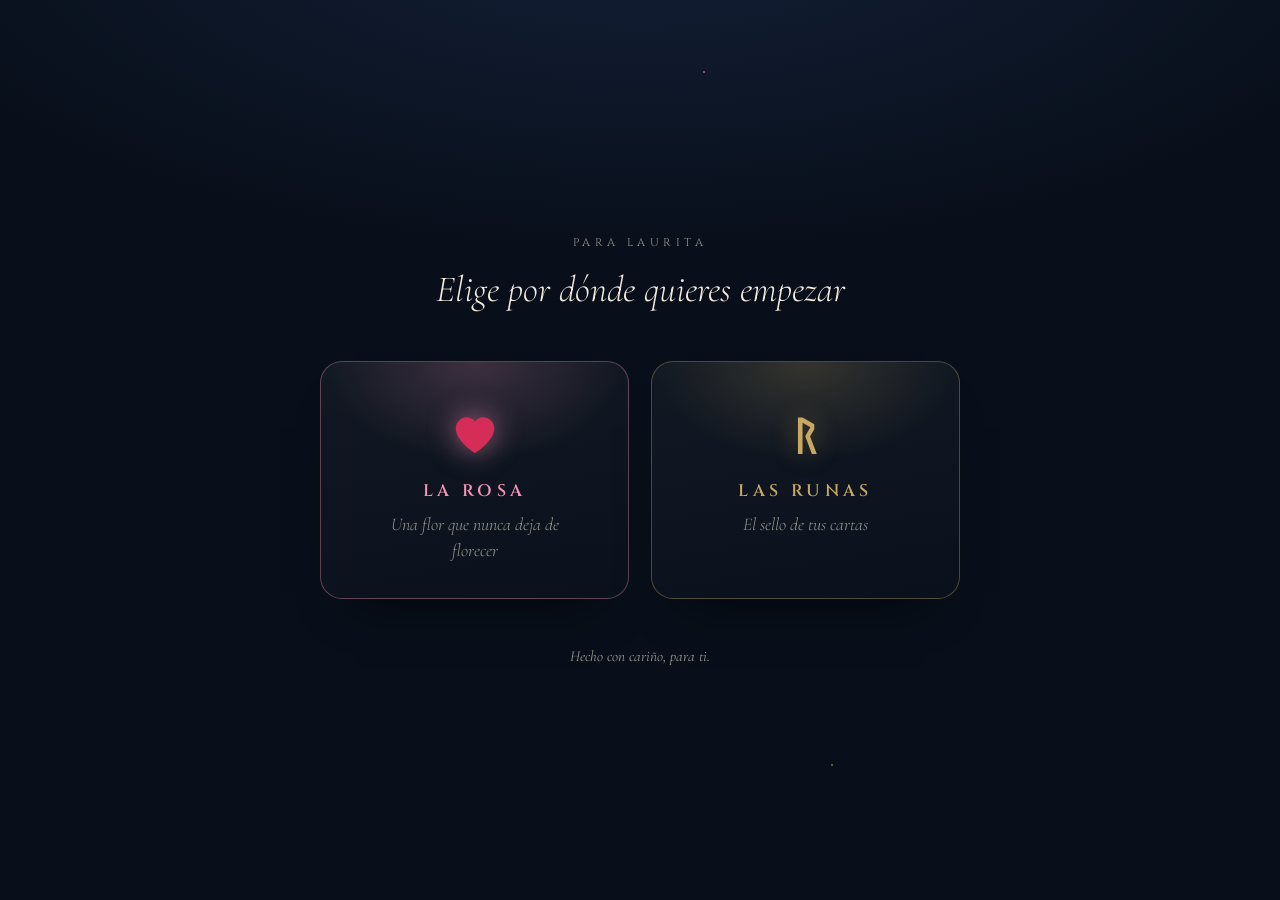
<file: index.html>
<!DOCTYPE html>
<html lang="es">
<head>
  <meta charset="UTF-8">
  <meta name="viewport" content="width=device-width, initial-scale=1.0, viewport-fit=cover">
  <meta name="theme-color" content="#080f1a">
  <meta name="robots" content="noindex, nofollow">
  <title>Para Laurita</title>
  <meta name="description" content="Un pequeño rincón con sorpresas para Laura.">

  <link rel="preconnect" href="https://fonts.googleapis.com">
  <link rel="preconnect" href="https://fonts.gstatic.com" crossorigin>
  <link href="https://fonts.googleapis.com/css2?family=Cormorant+Garamond:ital,wght@0,400;0,500;1,300;1,400&family=Cinzel:wght@400;600&family=Noto+Sans+Runic&display=swap" rel="stylesheet">

  <style>
    /* =================================================================
       Portada · Para Laurita
       Un menú de "puertas": cada una lleva a una de las experiencias.
       Mobile-first, misma noche azul que la rosa y las runas.
       ================================================================= */
    :root {
      --bg:        #080f1a;
      --bg-glow:   #142038;
      --marfil:    #f3eadf;
      --tenue:     #9a978f;

      /* Acentos de cada puerta */
      --rosa:        #f594b8;
      --rosa-fuerte: #d52d58;
      --rosa-suave:  rgba(245, 148, 184, 0.35);
      --oro:         #c9a961;
      --oro-suave:   rgba(201, 169, 97, 0.35);

      --font-poem:  'Cormorant Garamond', Georgia, serif;
      --font-title: 'Cinzel', 'Times New Roman', serif;
      --font-runa:  'Noto Sans Runic', 'Segoe UI Symbol', serif;
      --ease: cubic-bezier(0.22, 0.61, 0.36, 1);
    }

    *, *::before, *::after { box-sizing: border-box; margin: 0; padding: 0; }
    html { -webkit-text-size-adjust: 100%; }

    body {
      min-height: 100vh;
      min-height: 100svh;
      display: flex;
      flex-direction: column;
      align-items: center;
      justify-content: center;
      padding: 32px 20px calc(32px + env(safe-area-inset-bottom));
      position: relative;
      overflow-x: hidden;
      color: var(--marfil);
      font-family: var(--font-poem);
      -webkit-font-smoothing: antialiased;
      background:
        radial-gradient(ellipse 90% 55% at 50% -10%, var(--bg-glow), transparent 70%),
        var(--bg);
    }

    /* Estrellas sutiles, solo CSS */
    .stars {
      position: fixed;
      inset: 0;
      z-index: 0;
      pointer-events: none;
      background-image:
        radial-gradient(1px 1px at 12% 22%, rgba(243,234,223,.5) 50%, transparent 51%),
        radial-gradient(1px 1px at 78% 14%, rgba(243,234,223,.4) 50%, transparent 51%),
        radial-gradient(1.5px 1.5px at 55% 8%,  rgba(245,148,184,.5) 50%, transparent 51%),
        radial-gradient(1px 1px at 30% 70%, rgba(243,234,223,.3) 50%, transparent 51%),
        radial-gradient(1px 1px at 88% 62%, rgba(243,234,223,.4) 50%, transparent 51%),
        radial-gradient(1.5px 1.5px at 65% 85%, rgba(201,169,97,.45) 50%, transparent 51%),
        radial-gradient(1px 1px at 8% 90%,  rgba(243,234,223,.3) 50%, transparent 51%),
        radial-gradient(1px 1px at 42% 45%, rgba(243,234,223,.25) 50%, transparent 51%);
      animation: twinkle 7s ease-in-out infinite;
    }

    .portada {
      position: relative;
      z-index: 1;
      width: 100%;
      max-width: 520px;
      display: flex;
      flex-direction: column;
      align-items: center;
      gap: 40px;
    }

    /* ---------- Cabecera ---------- */
    .cabecera {
      text-align: center;
      animation: aparecer 1.4s var(--ease) both;
    }
    .saludo {
      font-family: var(--font-title);
      font-size: 0.7rem;
      letter-spacing: 0.4em;
      text-transform: uppercase;
      color: var(--tenue);
      margin-bottom: 16px;
    }
    .cabecera h1 {
      font-weight: 300;
      font-style: italic;
      font-size: clamp(1.7rem, 6.5vw, 2.3rem);
      line-height: 1.3;
      text-wrap: balance;
      color: var(--marfil);
    }

    /* ---------- Las puertas ---------- */
    .puertas {
      width: 100%;
      display: grid;
      grid-template-columns: 1fr;
      gap: 18px;
    }

    .puerta {
      --acento: var(--marfil);
      --acento-suave: rgba(243, 234, 223, 0.3);
      position: relative;
      display: flex;
      flex-direction: column;
      align-items: center;
      gap: 10px;
      padding: 32px 22px 28px;
      text-align: center;
      text-decoration: none;
      color: var(--marfil);
      border: 1px solid var(--acento-suave);
      border-radius: 22px;
      background: linear-gradient(170deg, rgba(255,255,255,0.045), rgba(255,255,255,0.01));
      box-shadow: 0 30px 50px -36px rgba(0, 0, 0, 0.9);
      overflow: hidden;
      -webkit-tap-highlight-color: transparent;
      transition: transform 0.4s var(--ease), border-color 0.4s var(--ease), box-shadow 0.4s var(--ease);
      animation: aparecer 1.2s var(--ease) both;
    }
    /* Las puertas entran una detrás de otra */
    .puerta:nth-child(1) { animation-delay: 0.35s; }
    .puerta:nth-child(2) { animation-delay: 0.6s; }

    /* Halo de color propio de cada puerta */
    .puerta::before {
      content: '';
      position: absolute;
      inset: 0;
      background: radial-gradient(ellipse 70% 60% at 50% 0%, var(--acento-suave), transparent 70%);
      opacity: 0.55;
      transition: opacity 0.4s var(--ease);
      pointer-events: none;
    }
    .puerta:hover,
    .puerta:focus-visible {
      transform: translateY(-3px);
      border-color: var(--acento);
      box-shadow: 0 0 40px -10px var(--acento-suave), 0 30px 50px -36px rgba(0, 0, 0, 0.9);
      outline: none;
    }
    .puerta:hover::before,
    .puerta:focus-visible::before { opacity: 1; }
    .puerta:active { transform: scale(0.98); }

    .puerta-rosa  { --acento: var(--rosa); --acento-suave: var(--rosa-suave); }
    .puerta-runas { --acento: var(--oro);  --acento-suave: var(--oro-suave); }

    .icono {
      position: relative;
      display: grid;
      place-items: center;
      height: 64px;
      margin-bottom: 4px;
      color: var(--acento);
    }
    .puerta-rosa .icono svg {
      width: 44px;
      height: auto;
      fill: var(--rosa-fuerte);
      filter: drop-shadow(0 0 14px rgba(245, 148, 184, 0.6));
      animation: latir 2.5s ease-in-out infinite;
    }
    .puerta-runas .icono {
      font-family: var(--font-runa);
      font-size: 3.2rem;
      line-height: 1;
      text-shadow: 0 0 24px var(--oro-suave);
      animation: brillar 3.5s ease-in-out infinite;
    }

    .titulo {
      position: relative;
      font-family: var(--font-title);
      font-size: 1.05rem;
      font-weight: 600;
      letter-spacing: 0.26em;
      text-transform: uppercase;
      color: var(--acento);
    }
    .detalle {
      position: relative;
      font-style: italic;
      font-weight: 300;
      font-size: 1.12rem;
      line-height: 1.45;
      color: var(--tenue);
      max-width: 22ch;
    }

    /* Pie discreto */
    .pie {
      font-style: italic;
      font-size: 0.95rem;
      color: var(--tenue);
      opacity: 0.6;
      animation: aparecer 1.4s var(--ease) 1s both;
    }

    /* ---------- Animaciones ---------- */
    @keyframes aparecer {
      from { opacity: 0; transform: translateY(16px); }
      to   { opacity: 1; transform: translateY(0); }
    }
    @keyframes latir {
      50% { transform: scale(1.12); filter: drop-shadow(0 0 22px rgba(245, 148, 184, 0.85)); }
    }
    @keyframes brillar {
      50% { text-shadow: 0 0 38px rgba(201, 169, 97, 0.6); }
    }
    @keyframes twinkle {
      0%, 100% { opacity: 0.55; }
      50%      { opacity: 1; }
    }
    @media (prefers-reduced-motion: reduce) {
      *, *::before, *::after { animation: none !important; transition: none !important; }
    }

    /* Tablet y escritorio: las puertas lado a lado */
    @media (min-width: 640px) {
      .portada { max-width: 640px; gap: 48px; }
      .puertas { grid-template-columns: 1fr 1fr; gap: 22px; }
      .puerta { padding: 40px 24px 34px; }
    }
  </style>
</head>
<body>
  <div class="stars" aria-hidden="true"></div>

  <main class="portada">
    <header class="cabecera">
      <p class="saludo">Para Laurita</p>
      <h1>Elige por dónde quieres empezar</h1>
    </header>

    <!-- Cada puerta lleva a una experiencia. Para añadir otra,
         copia un <a class="puerta"> y cambia el href, el icono y los textos. -->
    <nav class="puertas" aria-label="Experiencias">
      <a class="puerta puerta-rosa" href="rosa/">
        <span class="icono" aria-hidden="true">
          <svg viewBox="0 0 32 29"><path d="M16 28.6S2 19.6 2 10.6C2 6 5.6 2.4 10 2.4c2.5 0 4.7 1.2 6 3 1.3-1.8 3.5-3 6-3 4.4 0 8 3.6 8 8.2 0 9-14 18-14 18z"/></svg>
        </span>
        <span class="titulo">La rosa</span>
        <span class="detalle">Una flor que nunca deja de florecer</span>
      </a>

      <a class="puerta puerta-runas" href="runas/">
        <span class="icono" aria-hidden="true">ᚱ</span>
        <span class="titulo">Las runas</span>
        <span class="detalle">El sello de tus cartas</span>
      </a>
    </nav>

    <p class="pie">Hecho con cariño, para ti.</p>
  </main>
</body>
</html>
</file>
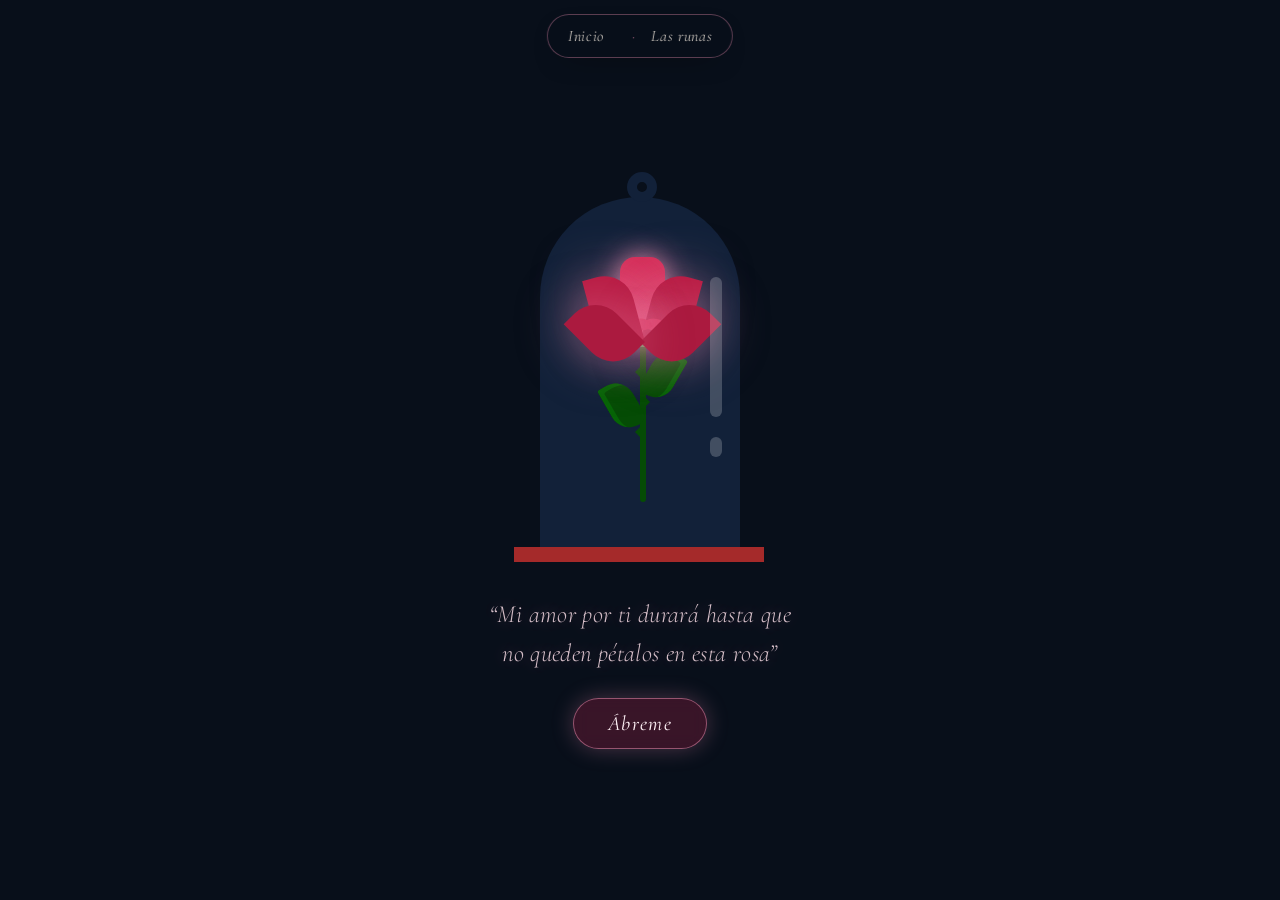
<file: rosa/index.html>
<!DOCTYPE html>
<html lang="es">
<head>
    <meta charset="UTF-8">
    <meta name="viewport" content="width=device-width, initial-scale=1.0, viewport-fit=cover">
    <meta name="theme-color" content="#080f1a">
    <title>Esta Rosa es para Tí</title>
    <link rel="preconnect" href="https://fonts.googleapis.com">
    <link rel="preconnect" href="https://fonts.gstatic.com" crossorigin>
    <link href="https://fonts.googleapis.com/css2?family=Cormorant+Garamond:ital,wght@0,400;1,300;1,400&display=swap" rel="stylesheet">
    <style>
* { box-sizing: border-box; }

body {
  margin: 0;
  min-height: 100vh;
  min-height: 100svh;          /* cuenta con la barra del navegador móvil */
  width: 100%;
  background: #080f1a;
  overflow-x: hidden;
  font-family: 'Cormorant Garamond', Georgia, 'Times New Roman', serif;
  display: flex;
  flex-direction: column;
  align-items: center;
  justify-content: center;
  gap: 48px;
  padding: 26px 18px calc(26px + env(safe-area-inset-bottom));
}

.container {
  position: relative;          /* la escena manda en el alto; el texto va debajo */
  flex: none;
}

.mensaje {
  display: flex;
  flex-direction: column;
  align-items: center;
  gap: 26px;
}

/* La frase */
.frase {
  margin: 0;
  max-width: 19em;
  text-align: center;
  text-wrap: balance;
  font-style: italic;
  font-weight: 300;
  font-size: clamp(1.1rem, 5.2vw, 1.55rem);
  line-height: 1.55;
  letter-spacing: 0.015em;
  color: #f7dbe4;
  opacity: 0;
  animation: aparecer 2.6s ease 0.9s forwards,
             latido 5s ease-in-out 3.5s infinite;
}

@keyframes aparecer {
  from { opacity: 0; transform: translateY(10px); }
  to   { opacity: 0.85; transform: translateY(0); text-shadow: 0 0 16px rgba(245, 148, 184, 0.35); }
}
@keyframes latido {
  0%, 100% { opacity: 0.78; text-shadow: 0 0 14px rgba(245, 148, 184, 0.3); }
  50%      { opacity: 1;    text-shadow: 0 0 28px rgba(245, 148, 184, 0.6); }
}

/* Pantallas bajas: la campana se encoge para que la frase no quede fuera */
@media (max-height: 640px) {
  body { gap: 34px; }
  .container { transform: scale(0.88); transform-origin: top center; margin-bottom: -42px; }
  .frase { font-size: clamp(1rem, 4.6vw, 1.3rem); }
}

.glass {
  height: 350px;
  width: 200px;
  background: #122139;
  border-radius: 300px 300px 0px 0px;
}
.glass:before {
  content: "";
  height: 10px;
  width: 10px;
  transform-origin: center;
  border: 10px solid #122139;
  border-radius: 100%;
  position: absolute;
  left: 87px;
  top: -25px;
}
.glass:after {
  content: "";
  position: absolute;
  height: 15px;
  width: 250px;
  background: #a52a2a;
  top: 100%;
  left: -13%;
}

.shine {
  width: 12px;
  height: 140px;
  background: white;
  opacity: 0.2;
  position: absolute;
  left: 85%;
  top: 80px;
  border-radius: 100px;
  z-index: 10;
}
.shine:before {
  content: "";
  width: 12px;
  height: 20px;
  position: absolute;
  background: white;
  top: 160px;
  border-radius: 100px;
}

.petals > div {
  position: absolute;
  background: #d52d58;
  width: 45px;
  height: 80px;
  top: 55px;
  transition: all 0.5s ease-out;
}
/* El corazón de la rosa: no cae nunca */
.petals .core {
  border-radius: 15px;
  box-shadow: 0px 0px 30px #f594b8;
  left: 80px;
  top: 60px;
  background: #d52d58;
}
.petals .left {
  background: #b81b43;
  left: 60px;
  border-radius: 0px 30px 0px 30px;
  transform-origin: bottom right;
}
.petals .right {
  background: #b81b43;
  left: 100px;
  border-radius: 30px 0px 30px 0px;
  transform-origin: bottom left;
}
/* n0 = el de delante (el próximo en caer), n2 = el del fondo */
.petals .n0 {
  background: #ab1a3f;
  top: 75px;
  height: 70px;
  box-shadow: 0px 0px 50px rgba(245, 148, 184, 0.5);
}
.petals .n1 {
  background: #b81b43;
  top: 70px;
  height: 75px;
  box-shadow: 0px 0px 50px rgba(245, 148, 184, 0.5);
}
.petals .n2 {
  background: #c9204b;
  top: 65px;
  height: 70px;
  box-shadow: 0px 0px 50px rgba(245, 148, 184, 0.3);
}
.petals .glow {
  animation: glowing 2.5s ease-in-out infinite;
}
/* Mientras un pétalo avanza de puesto se mueve más despacio */
.petals .mover {
  transition: all 1.2s ease-in-out;
}
/* Un pétalo recién nacido asoma desde el fondo */
.petals .naciendo {
  opacity: 0;
}

.deadPetals > div {
  position: absolute;
  background: #d52d58;
  width: 20px;
  height: 15px;
  top: 120px;
  border-radius: 0px 30px 0px 30px;
  box-shadow: 0px 0px 30px rgba(245, 148, 184, 0.5);
  transition: all 0.5s ease-out;
}
.deadPetals > div:nth-child(1) {
  left: 67px;
  transform: rotate(-30deg);
  animation: falling 20s 4s ease-in-out infinite;
}
.deadPetals > div:nth-child(2) {
  left: 104px;
  transform: rotate(-30deg);
  animation: falling 20s 8s ease-in-out infinite;
}
.deadPetals > div:nth-child(3) {
  left: 91px;
  transform: rotate(-30deg);
  animation: falling 20s 12s ease-in-out infinite;
}
.deadPetals > div:nth-child(4) {
  left: 69px;
  transform: rotate(-30deg);
  animation: falling 20s 16s ease-in-out infinite;
}

.leaves > div:nth-last-child(1) {
  position: absolute;
  width: 55px;
  height: 30px;
  background: #338f37;
  top: 120px;
  left: 75px;
  border-radius: 100px;
}
.leaves > div:nth-child(1) {
  position: absolute;
  width: 6px;
  height: 210px;
  background: #054c05;
  top: 95px;
  left: 100px;
  border-radius: 0 0 100px 100px;
}
.leaves > div:nth-child(2) {
  position: absolute;
  width: 30px;
  height: 50px;
  top: 53px;
  border-radius: 5px 40px 20px 40px;
  background: #054c05;
  transform-origin: bottom;
  transform: rotate(-30deg);
  top: 180px;
  left: 80px;
  box-shadow: inset 5px 5px #066406;
}
.leaves > div:nth-child(3) {
  position: absolute;
  width: 30px;
  height: 50px;
  top: 53px;
  border-radius: 40px 5px 40px 20px;
  background: #054c05;
  transform-origin: bottom;
  transform: rotate(30deg);
  top: 150px;
  left: 95px;
  box-shadow: inset -5px 5px #066406;
}

.thorns > div {
  position: absolute;
  width: 0;
  height: 0;
  top: 140px;
}
.thorns > div:nth-child(odd) {
  border-top: 5px solid transparent;
  border-bottom: 5px solid transparent;
  border-left: 5px solid #054c05;
  left: 105px;
}
.thorns > div:nth-child(even) {
  border-top: 5px solid transparent;
  border-bottom: 5px solid transparent;
  border-right: 5px solid #054c05;
  left: 95px;
}
.thorns > div:nth-child(1) {
  top: 200px;
}
.thorns > div:nth-child(2) {
  top: 170px;
}
.thorns > div:nth-child(4) {
  top: 230px;
}

@keyframes glowing {
  50% {
    background: #d7365f;
    box-shadow: 0px 0px 60px #f594b8;
  }
}
@keyframes falling {
  20% {
    top: 335px;
    background: #9d193b;
    box-shadow: 0px 0px 0px rgba(245, 148, 184, 0);
  }
  100% {
    top: 335px;
    opacity: 0;
  }
}

/* --- El botón que abre la carta ------------------------------------- */
.abreme {
    font-family: inherit;
    font-size: clamp(1.05rem, 4.8vw, 1.3rem);
    font-style: italic;
    letter-spacing: 0.07em;
    color: #fff1f6;
    padding: 12px 34px;
    border: 1px solid rgba(245, 148, 184, 0.5);
    border-radius: 50px;
    background: rgba(213, 45, 88, 0.24);
    backdrop-filter: blur(8px);
    cursor: pointer;
    box-shadow: 0 0 22px rgba(245, 148, 184, 0.28);
    transition: .35s;
    animation: pulso 2.5s ease-in-out infinite;   /* late igual que la rosa */
}
.abreme:hover {
    transform: scale(1.06);
    background: rgba(213, 45, 88, 0.42);
    box-shadow: 0 0 34px rgba(245, 148, 184, 0.45);
}
.abreme:active { transform: scale(.95); }

@keyframes pulso {
    50% { box-shadow: 0 0 34px rgba(245, 148, 184, 0.5); border-color: rgba(245, 148, 184, 0.75); }
}

/* --- La carta -------------------------------------------------------- */
.carta-fondo {
    inset: 0;
    width: 100%;
    height: 100%;
    max-width: none;
    max-height: none;
    margin: 0;
    padding: 24px;
    border: none;
    background: transparent;
    overflow: hidden;
    align-items: center;
    justify-content: center;
}
.carta-fondo[open] { display: flex; }
.carta-fondo::backdrop {
    background: rgba(6, 11, 20, 0.86);
    backdrop-filter: blur(7px);
}

.carta {
    position: relative;
    z-index: 2;
    width: 100%;
    max-width: 21em;
    padding: 30px 26px 26px;
    text-align: center;
    border: 1px solid rgba(245, 148, 184, 0.35);
    border-radius: 26px;
    background: linear-gradient(160deg, #17273f 0%, #0f1c31 100%);
    box-shadow: 0 0 60px rgba(213, 45, 88, 0.35),
                inset 0 0 40px rgba(245, 148, 184, 0.06);
    animation: abrirCarta .5s cubic-bezier(.2, .8, .3, 1);
}

@keyframes abrirCarta {
    from { opacity: 0; transform: scale(.88) translateY(14px); }
    to   { opacity: 1; transform: none; }
}

.sello svg {
    display: block;
    width: 46px;
    height: auto;
    margin: 0 auto;
    fill: #d52d58;
    filter: drop-shadow(0 0 14px rgba(245, 148, 184, 0.6));
    animation: latirSello 2.5s ease-in-out infinite;
}

@keyframes latirSello {
    50% { transform: scale(1.14); filter: drop-shadow(0 0 24px rgba(245, 148, 184, 0.85)); }
}

.carta p {
    margin: 16px 0 26px;
    font-style: italic;
    font-weight: 300;
    font-size: clamp(1.15rem, 5.4vw, 1.5rem);
    line-height: 1.55;
    color: #fff1f6;
    text-shadow: 0 0 18px rgba(245, 148, 184, 0.35);
}

.cerrar {
    font-family: inherit;
    font-size: clamp(0.95rem, 4.2vw, 1.1rem);
    font-style: italic;
    letter-spacing: 0.06em;
    color: #f7dbe4;
    padding: 9px 28px;
    border: 1px solid rgba(245, 148, 184, 0.35);
    border-radius: 50px;
    background: rgba(213, 45, 88, 0.18);
    cursor: pointer;
    transition: .3s;
}
.cerrar:hover {
    background: rgba(213, 45, 88, 0.36);
    box-shadow: 0 0 22px rgba(245, 148, 184, 0.35);
}
.cerrar:active { transform: scale(.95); }

/* Corazones que suben por detrás de la carta */
.corazones {
    position: absolute;
    inset: 0;
    z-index: 1;
    pointer-events: none;
    overflow: hidden;
}
.corazones svg {
    position: absolute;
    bottom: -60px;
    opacity: 0;
    animation: subir linear forwards;
}
.corazones .rosado { fill: #f594b8; filter: drop-shadow(0 0 10px rgba(245, 148, 184, 0.55)); }
.corazones .fuerte { fill: #d52d58; filter: drop-shadow(0 0 10px rgba(213, 45, 88, 0.6)); }
.corazones .negro  { fill: #070c15; filter: drop-shadow(0 0 7px rgba(245, 148, 184, 0.45)); }

@keyframes subir {
    0%   { opacity: 0;   transform: translate(0, 0) rotate(0deg) scale(.7); }
    12%  { opacity: .95; }
    70%  { opacity: .8; }
    100% { opacity: 0;   transform: translate(var(--vaiven), -105vh) rotate(var(--giro)) scale(1); }
}
    </style>
    <link rel="stylesheet" href="../nav.css">
</head>
<body class="con-nav">
    <!-- Barra de navegación compartida (estilos en ../nav.css) -->
    <nav class="nav-sitio nav-rosa" aria-label="Navegación">
        <a href="../">Inicio</a>
        <a href="../runas/">Las runas</a>
    </nav>

    <div class="container">
        <div class="glass">
            <div class="shine"></div>
        </div>
        <div class="thorns">
            <div></div>
            <div></div>
            <div></div>
            <div></div>
        </div>
        <div class="leaves">
            <div></div>
            <div></div>
            <div></div>
            <div></div>
        </div>
        <!-- Los pétalos los pone y los quita el script: el ciclo no acaba nunca -->
        <div class="petals"></div>
        <div class="deadPetals">
            <div></div>
            <div></div>
            <div></div>
            <div></div>
        </div>
    </div>

    <div class="mensaje">
        <p class="frase">“Mi amor por ti durará hasta que no queden pétalos en esta rosa”</p>
        <button class="abreme" type="button">Ábreme</button>
    </div>

    <!-- La carta: se abre encima de la rosa, sin salir de la página -->
    <dialog class="carta-fondo" id="carta" aria-labelledby="carta-texto">
        <div class="corazones" id="corazones" aria-hidden="true"></div>
        <div class="carta">
            <div class="sello" aria-hidden="true">
                <svg viewBox="0 0 32 29"><path d="M16 28.6S2 19.6 2 10.6C2 6 5.6 2.4 10 2.4c2.5 0 4.7 1.2 6 3 1.3-1.8 3.5-3 6-3 4.4 0 8 3.6 8 8.2 0 9-14 18-14 18z"/></svg>
            </div>
            <p id="carta-texto">Te invito a una cita de amor y amistad conmigo todo este fin de semana</p>
            <button class="cerrar" type="button">Cerrar</button>
        </div>
    </dialog>

<script>
/* ------------------------------------------------------------------
   La rosa eterna: siempre hay tres pétalos por lado.
   Cae el de delante, el de detrás toma su puesto y nace uno al fondo.
   Los lados se turnan: izquierda, derecha, izquierda...
------------------------------------------------------------------ */
(function () {
    const jardin  = document.querySelector('.petals');
    // Un ángulo por altura: n0 es el de delante (el que cae) y el último el del
    // fondo. Añadir o quitar valores aquí cambia cuántos pétalos tiene cada lado.
    const ANGULOS = [45, 15];
    const PAUSA   = 5000;          // ms entre una caída y la siguiente
    const CAIDA   = 9000;          // ms desde que se suelta hasta que se esfuma
    const PASO    = 1200;          // ms que tarda en avanzar de puesto

    let mandaIzquierda = true;     // de qué lado cae el próximo pétalo
    const flor = { left: [], right: [] };

    const signo   = lado => (lado === 'left' ? -1 : 1);
    const angulo  = (lado, nivel) => signo(lado) * ANGULOS[nivel];
    // El lado que manda se pinta por encima del otro en cada altura
    const capa    = (lado, nivel) => (ANGULOS.length - 1 - nivel) * 2 +
                                     ((lado === 'left') === mandaIzquierda ? 1 : 0);

    function colocar(p, lado, nivel, extra) {
        p.className = `${lado} n${nivel} glow${extra ? ' ' + extra : ''}`;
        p.style.transform = `rotate(${angulo(lado, nivel)}deg)`;
        p.style.zIndex = capa(lado, nivel);
    }

    function nacer(lado, nivel) {
        const p = document.createElement('div');
        colocar(p, lado, nivel, 'naciendo');
        jardin.appendChild(p);
        requestAnimationFrame(() => requestAnimationFrame(() => {
            p.classList.remove('naciendo');
        }));
        return p;
    }

    function caer(p, lado) {
        p.classList.remove('glow');
        p.classList.add('cayendo');
        p.style.zIndex = 8;

        const s     = signo(lado);
        const medio = lado === 'left' ? 100 : 60;    // por dónde pasa al voltear
        const suelo = lado === 'left' ? 50 : 110;    // dónde queda posado
        const apagado = { backgroundColor: '#71122a', boxShadow: '0px 0px 0px rgba(245, 148, 184, 0)' };
        const posado  = Object.assign({ transform: `rotate(${s * 60}deg)`, top: '252px', left: `${suelo}px` }, apagado);

        const anim = p.animate([
            { transform: `rotate(${s * ANGULOS[0]}deg)`, top: '75px', left: lado === 'left' ? '60px' : '100px',
              backgroundColor: '#ab1a3f', opacity: 1, offset: 0 },
            { transform: `rotate(${s * 90}deg)`, top: '200px', left: `${medio}px`, opacity: 1, offset: 0.30 },
            Object.assign({ opacity: 1, offset: 0.58 }, posado),   // toca el suelo
            Object.assign({ opacity: 1, offset: 0.80 }, posado),   // descansa ahí un rato
            Object.assign({ opacity: 0, offset: 1 }, posado)       // y se apaga
        ], { duration: CAIDA, easing: 'ease-in-out', fill: 'forwards' });

        anim.onfinish = () => p.remove();
        setTimeout(() => p.remove(), CAIDA + 800);   // por si la pestaña estuvo dormida
    }

    function soltar() {
        const lado = mandaIzquierda ? 'left' : 'right';

        caer(flor[lado].shift(), lado);                      // 1. cae el de delante
        flor[lado].push(nacer(lado, ANGULOS.length - 1));    // 2. nace uno al fondo
        mandaIzquierda = !mandaIzquierda;                    // 3. le toca al otro lado

        // Los que quedan avanzan un puesto (y se recalcula quién tapa a quién)
        ['left', 'right'].forEach(l => flor[l].forEach((p, nivel) => {
            colocar(p, l, nivel, 'mover');
            setTimeout(() => p.classList.remove('mover'), PASO + 100);
        }));
    }

    // --- La rosa se abre ---------------------------------------------------
    const corazon = document.createElement('div');
    corazon.className = 'core';
    jardin.appendChild(corazon);

    ['left', 'right'].forEach(lado => {
        for (let nivel = 0; nivel < ANGULOS.length; nivel++) {
            const p = document.createElement('div');
            colocar(p, lado, nivel);
            jardin.appendChild(p);
            flor[lado].push(p);
            p.animate([{ transform: 'rotate(0deg)' },
                       { transform: `rotate(${angulo(lado, nivel)}deg)` }],
                      { duration: 3000, easing: 'ease-in-out' });
        }
    });

    setTimeout(function ciclo() {
        soltar();
        setTimeout(ciclo, PAUSA);
    }, 4000);
})();

/* ------------------------------------------------------------------
   La carta: se abre encima de la rosa y se cierra con el botón,
   tocando fuera o con la tecla Escape.
------------------------------------------------------------------ */
(function () {
    const carta     = document.getElementById('carta');
    const corazones = document.getElementById('corazones');
    const abreme    = document.querySelector('.abreme');

    const FORMA = 'M16 28.6S2 19.6 2 10.6C2 6 5.6 2.4 10 2.4c2.5 0 4.7 1.2 6 3 ' +
                  '1.3-1.8 3.5-3 6-3 4.4 0 8 3.6 8 8.2 0 9-14 18-14 18z';
    const TONOS = ['rosado', 'negro', 'fuerte', 'negro', 'rosado', 'rosado', 'negro'];

    function sembrarCorazones(cuantos) {
        corazones.innerHTML = '';
        for (let i = 0; i < cuantos; i++) {
            const c = document.createElementNS('http://www.w3.org/2000/svg', 'svg');
            const p = document.createElementNS('http://www.w3.org/2000/svg', 'path');
            p.setAttribute('d', FORMA);
            c.appendChild(p);
            c.setAttribute('viewBox', '0 0 32 29');
            c.setAttribute('class', TONOS[i % TONOS.length]);

            const tam = 14 + Math.random() * 26;
            c.style.width          = tam + 'px';
            c.style.left           = Math.random() * 92 + '%';
            c.style.animationDuration = (7 + Math.random() * 6) + 's';
            c.style.animationDelay    = (Math.random() * 5) + 's';
            c.style.setProperty('--vaiven', (Math.random() * 90 - 45) + 'px');
            c.style.setProperty('--giro',   (Math.random() * 60 - 30) + 'deg');
            corazones.appendChild(c);
        }
    }

    function abrir() {
        sembrarCorazones(18);
        carta.showModal();              // <dialog> se encarga del foco y de Escape
    }

    function cerrar() {
        carta.close();
        corazones.innerHTML = '';       // los corazones dejan de correr
    }

    abreme.addEventListener('click', abrir);
    carta.querySelector('.cerrar').addEventListener('click', cerrar);

    // Tocar fuera de la carta también la cierra
    carta.addEventListener('click', e => { if (e.target === carta) cerrar(); });
    carta.addEventListener('close', () => { corazones.innerHTML = ''; });
})();
</script>
</body>
</html>
</file>
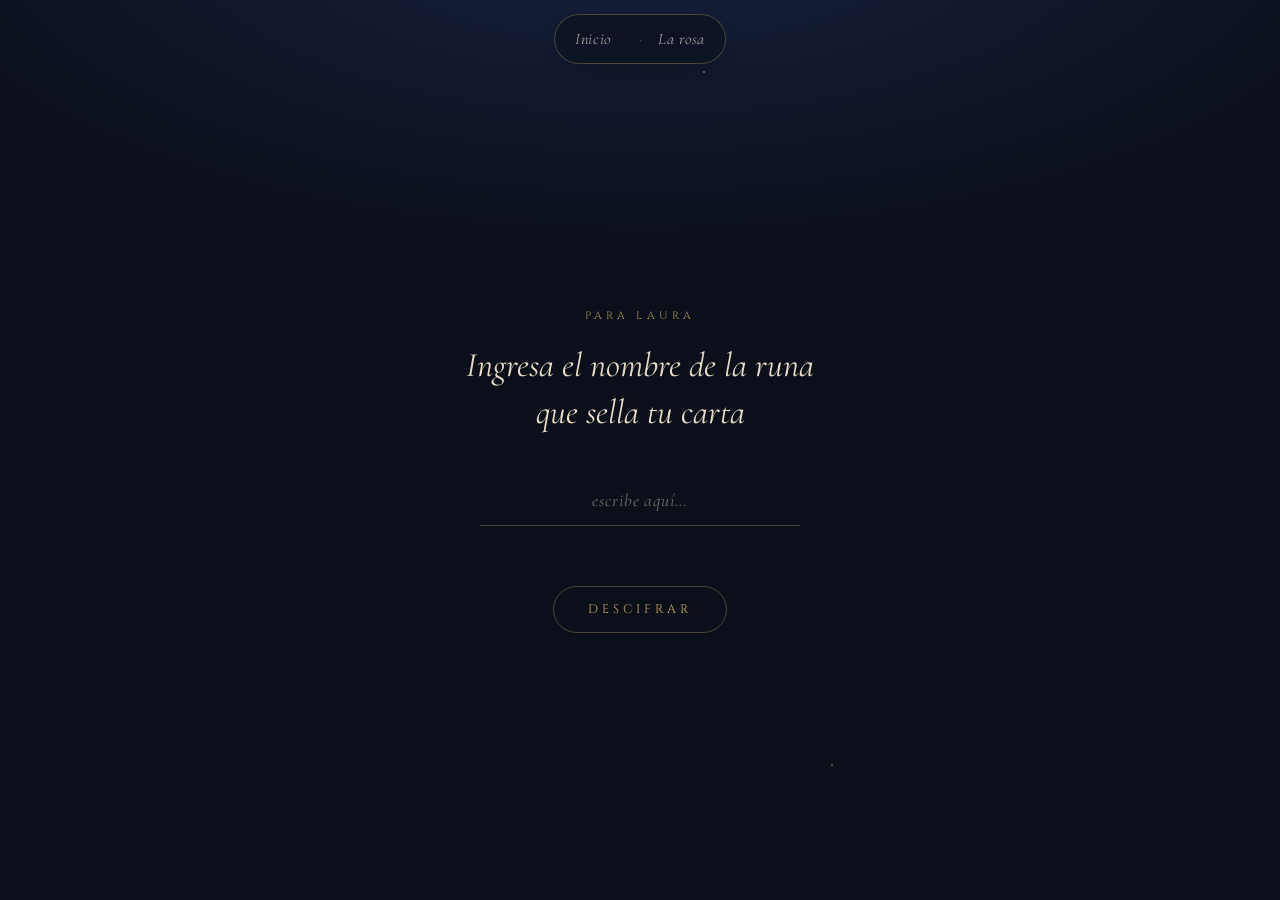
<file: runas/index.html>
<!DOCTYPE html>
<html lang="es">
<head>
  <meta charset="UTF-8">
  <meta name="viewport" content="width=device-width, initial-scale=1.0, viewport-fit=cover">
  <meta name="theme-color" content="#0b0f1a">
  <!-- Evita que buscadores indexen la página: es una experiencia privada -->
  <meta name="robots" content="noindex, nofollow">
  <title>El Sello de las Runas</title>
  <meta name="description" content="Escribe el nombre de la runa que sella tu carta y descubre su secreto.">

  <!-- Tipografías: Cinzel (títulos), Cormorant Garamond (versos), Inter (texto),
       Noto Sans Runic (garantiza que el símbolo rúnico se vea en cualquier celular) -->
  <link rel="preconnect" href="https://fonts.googleapis.com">
  <link rel="preconnect" href="https://fonts.gstatic.com" crossorigin>
  <link href="https://fonts.googleapis.com/css2?family=Cinzel:wght@400;600&family=Cormorant+Garamond:ital,wght@0,400;0,500;1,400;1,500&family=Inter:wght@300;400;500&family=Noto+Sans+Runic&display=swap" rel="stylesheet">

  <link rel="stylesheet" href="style.css">
    <link rel="stylesheet" href="../nav.css">
</head>
<body class="con-nav">
    <!-- Barra de navegación compartida (estilos en ../nav.css) -->
    <nav class="nav-sitio nav-runas" aria-label="Navegación">
        <a href="../">Inicio</a>
        <a href="../rosa/">La rosa</a>
    </nav>


  <!-- Cielo nocturno decorativo (solo CSS) -->
  <div class="stars" aria-hidden="true"></div>

  <main class="scene">

    <!-- ========================================================
         ESTADO 1 · EL PORTAL
         Campo de texto único + botón "Descifrar".
         ======================================================== -->
    <section id="portal" class="panel portal" aria-labelledby="portal-title">
      <p class="eyebrow">Para Laura</p>
      <h1 id="portal-title">Ingresa el nombre de la runa<br>que sella tu carta</h1>

      <form id="form-runa" class="form" novalidate autocomplete="off">
        <label for="input-runa" class="visually-hidden">Nombre de la runa</label>
        <input
          id="input-runa"
          name="runa"
          type="text"
          class="input"
          placeholder="escribe aquí…"
          autocapitalize="none"
          autocorrect="off"
          spellcheck="false"
          inputmode="text"
          enterkeyhint="go"
          required
        >
        <!-- Mensaje de error discreto (aria-live para lectores de pantalla) -->
        <p id="mensaje-error" class="error" role="status" aria-live="polite"></p>
        <button type="submit" class="btn btn-primary">Descifrar</button>
      </form>
    </section>

    <!-- ========================================================
         ESTADO 2 · LA REVELACIÓN
         Oculto hasta que la runa coincide. app.js rellena los campos.
         ======================================================== -->
    <article id="revelacion" class="panel revelacion" hidden tabindex="-1" aria-label="Revelación de la carta">

      <!-- Bloque 1 · La runa -->
      <section class="bloque bloque-runa" aria-labelledby="runa-nombre">
        <p class="eyebrow">La runa</p>
        <div class="runa-simbolo" id="runa-simbolo" aria-hidden="true"></div>
        <h2 id="runa-nombre"></h2>
        <p class="texto" id="runa-significado"></p>
      </section>

      <div class="separador" aria-hidden="true">✦</div>

      <!-- Bloque 2 · La palabra extranjera -->
      <section class="bloque bloque-sello" aria-labelledby="sello-palabra">
        <p class="eyebrow" id="sello-rotulo">La palabra</p>
        <h2 id="sello-palabra"></h2>
        <p class="idioma" id="sello-idioma"></p>
        <p class="texto" id="sello-significado"></p>
        <!-- Mensaje personal opcional; se oculta si está vacío -->
        <blockquote class="mensaje" id="sello-mensaje" hidden></blockquote>
      </section>

      <button type="button" id="btn-cerrar" class="btn btn-ghost">Cerrar pergamino</button>
    </article>

  </main>

  <!-- data.js debe cargarse antes que app.js -->
  <script src="data.js"></script>
  <script src="app.js"></script>
</body>
</html>
</file>
<file: nav.css>
/* =====================================================================
   nav.css — Barra de navegación compartida
   ---------------------------------------------------------------------
   Una píldora discreta fija en la parte superior de cada experiencia
   para volver a la portada o saltar a la otra página.

   Uso (dentro de rosa/ o runas/):
     <link rel="stylesheet" href="../nav.css">
     <nav class="nav-sitio nav-rosa" aria-label="Navegación">
       <a href="../">Inicio</a>
       <a href="../runas/">Las runas</a>
     </nav>

   Variantes de color: .nav-rosa (rosado) · .nav-runas (dorado)
   ===================================================================== */

.nav-sitio {
  --nav-texto:  #f3eadf;
  --nav-acento: #c9a961;
  --nav-borde:  rgba(201, 169, 97, 0.3);
  --nav-fondo:  rgba(8, 15, 26, 0.55);

  position: fixed;
  top: calc(14px + env(safe-area-inset-top));
  left: 50%;
  transform: translateX(-50%);
  z-index: 50;
  display: flex;
  align-items: center;
  gap: 4px;
  padding: 4px;
  border: 1px solid var(--nav-borde);
  border-radius: 999px;
  background: var(--nav-fondo);
  backdrop-filter: blur(10px);
  -webkit-backdrop-filter: blur(10px);
  box-shadow: 0 10px 30px -18px rgba(0, 0, 0, 0.9);
  font-family: 'Cormorant Garamond', Georgia, serif;
  font-style: italic;
  font-size: 1rem;
  letter-spacing: 0.04em;
  white-space: nowrap;
  animation: nav-aparecer 1s ease 0.4s both;
}

.nav-rosa {
  --nav-acento: #f594b8;
  --nav-borde:  rgba(245, 148, 184, 0.35);
}
.nav-runas {
  --nav-acento: #c9a961;
  --nav-borde:  rgba(201, 169, 97, 0.35);
}

.nav-sitio a {
  display: inline-flex;
  align-items: center;
  gap: 6px;
  padding: 7px 16px;
  border-radius: 999px;
  color: var(--nav-texto);
  text-decoration: none;
  opacity: 0.8;
  -webkit-tap-highlight-color: transparent;
  transition: opacity 0.3s ease, background-color 0.3s ease, color 0.3s ease;
}
.nav-sitio a:hover,
.nav-sitio a:focus-visible {
  opacity: 1;
  color: var(--nav-acento);
  background: rgba(255, 255, 255, 0.05);
  outline: none;
}

/* Punto separador entre enlaces */
.nav-sitio a + a::before {
  content: '·';
  margin-right: 10px;
  margin-left: -8px;
  color: var(--nav-acento);
  opacity: 0.7;
}

/* Deja sitio arriba para que la barra no tape el contenido */
body.con-nav {
  padding-top: calc(72px + env(safe-area-inset-top)) !important;
}

@keyframes nav-aparecer {
  from { opacity: 0; transform: translate(-50%, -8px); }
  to   { opacity: 1; transform: translate(-50%, 0); }
}
@media (prefers-reduced-motion: reduce) {
  .nav-sitio { animation: none; }
}
</file>
<file: runas/style.css>
/* =====================================================================
   style.css — El Sello de las Runas
   ---------------------------------------------------------------------
   Diseño mobile-first. Estética nocturna, mística y minimalista:
   fondo azul medianoche, acentos dorados tenues y pergamino.
   ===================================================================== */

/* ---------- Variables de diseño ---------- */
:root {
  --bg:         #0b0f1a;                  /* azul medianoche profundo */
  --bg-glow:    #182240;                  /* halo superior más claro   */
  --gold:       #c9a961;                  /* dorado tenue              */
  --gold-soft:  rgba(201, 169, 97, 0.35); /* dorado translúcido        */
  --gold-faint: rgba(201, 169, 97, 0.08);
  --parchment:  #e8dcc4;                  /* pergamino                 */
  --text:       #cfc7b8;                  /* texto descriptivo         */
  --muted:      #8d8778;                  /* texto secundario          */

  --font-title: 'Cinzel', 'Times New Roman', serif;
  --font-poem:  'Cormorant Garamond', Georgia, serif;
  --font-body:  'Inter', system-ui, -apple-system, 'Segoe UI', sans-serif;
  --font-runa:  'Noto Sans Runic', 'Segoe UI Symbol', serif;

  --ease:       cubic-bezier(0.22, 0.61, 0.36, 1);
  --dur-out:    550ms;   /* duración del fade-out */
  --dur-in:     850ms;   /* duración del fade-in + deslizamiento */
}

/* ---------- Reset mínimo ---------- */
*, *::before, *::after { box-sizing: border-box; margin: 0; padding: 0; }
html { -webkit-text-size-adjust: 100%; }

body {
  min-height: 100vh;
  min-height: 100dvh;
  display: flex;
  flex-direction: column;
  align-items: center;
  justify-content: center;
  padding: 32px 20px calc(32px + env(safe-area-inset-bottom));
  position: relative;
  overflow-x: hidden;
  color: var(--text);
  font-family: var(--font-body);
  font-weight: 300;
  line-height: 1.65;
  -webkit-font-smoothing: antialiased;
  background:
    radial-gradient(ellipse 90% 55% at 50% -10%, var(--bg-glow), transparent 70%),
    var(--bg);
}

/* El atributo hidden debe ganar siempre a cualquier display declarado */
[hidden] { display: none !important; }

/* Etiquetas accesibles pero invisibles */
.visually-hidden {
  position: absolute;
  width: 1px; height: 1px;
  overflow: hidden;
  clip: rect(0 0 0 0);
  white-space: nowrap;
}

/* ---------- Cielo nocturno (estrellas sutiles, solo CSS) ---------- */
.stars {
  position: fixed;
  inset: 0;
  z-index: 0;
  pointer-events: none;
  background-image:
    radial-gradient(1px 1px at 12% 22%, rgba(232,220,196,.55) 50%, transparent 51%),
    radial-gradient(1px 1px at 78% 14%, rgba(232,220,196,.45) 50%, transparent 51%),
    radial-gradient(1.5px 1.5px at 55% 8%,  rgba(201,169,97,.55) 50%, transparent 51%),
    radial-gradient(1px 1px at 30% 70%, rgba(232,220,196,.35) 50%, transparent 51%),
    radial-gradient(1px 1px at 88% 62%, rgba(232,220,196,.45) 50%, transparent 51%),
    radial-gradient(1.5px 1.5px at 65% 85%, rgba(201,169,97,.4) 50%, transparent 51%),
    radial-gradient(1px 1px at 8% 90%,  rgba(232,220,196,.35) 50%, transparent 51%),
    radial-gradient(1px 1px at 42% 45%, rgba(232,220,196,.3) 50%, transparent 51%);
  animation: twinkle 7s ease-in-out infinite;
}

/* ---------- Escena ---------- */
.scene {
  position: relative;
  z-index: 1;
  width: 100%;
  max-width: 480px;
}

.panel { width: 100%; }

/* Pequeño rótulo en mayúsculas doradas */
.eyebrow {
  font-family: var(--font-title);
  font-size: 0.68rem;
  letter-spacing: 0.38em;
  text-transform: uppercase;
  color: var(--gold);
  opacity: 0.85;
  margin-bottom: 18px;
}

/* =====================================================================
   ESTADO 1 · PORTAL
   ===================================================================== */
.portal {
  text-align: center;
  padding: 40px 6px;
}

.portal h1 {
  font-family: var(--font-poem);
  font-weight: 400;
  font-style: italic;
  font-size: clamp(1.65rem, 6.2vw, 2.15rem);
  line-height: 1.35;
  color: var(--parchment);
  margin-bottom: 40px;
}

.form {
  display: flex;
  flex-direction: column;
  align-items: center;
  gap: 14px;
}

/* Campo de texto: sin bordes de navegador, solo una línea dorada */
.input {
  width: 100%;
  max-width: 320px;
  background: transparent;
  border: 0;
  border-bottom: 1px solid var(--gold-soft);
  border-radius: 0;
  -webkit-appearance: none;
  appearance: none;
  outline: none;
  color: var(--parchment);
  font-family: var(--font-title);
  font-size: 1.2rem;            /* 16px o más evita el zoom automático en iOS */
  letter-spacing: 0.18em;
  text-align: center;
  padding: 12px 8px;
  caret-color: var(--gold);
  transition: border-color 0.35s var(--ease), box-shadow 0.35s var(--ease);
}
.input::placeholder {
  color: var(--muted);
  font-family: var(--font-poem);
  font-style: italic;
  font-size: 1.1rem;
  letter-spacing: 0.05em;
  opacity: 0.8;
}
.input:focus {
  border-bottom-color: var(--gold);
  box-shadow: 0 14px 28px -18px var(--gold-soft);
}

/* Mensaje de error discreto. min-height evita saltos de diseño. */
.error {
  min-height: 1.6em;
  font-family: var(--font-poem);
  font-style: italic;
  font-size: 1.02rem;
  color: var(--muted);
}

/* ---------- Botones ---------- */
.btn {
  cursor: pointer;
  background: transparent;
  border: 0;
  -webkit-tap-highlight-color: transparent;
  transition: color 0.3s var(--ease), border-color 0.3s var(--ease),
              box-shadow 0.3s var(--ease), opacity 0.3s var(--ease);
}

.btn-primary {
  margin-top: 6px;
  padding: 14px 34px;
  border: 1px solid var(--gold-soft);
  border-radius: 999px;
  font-family: var(--font-title);
  font-size: 0.78rem;
  letter-spacing: 0.32em;
  text-transform: uppercase;
  color: var(--gold);
}
.btn-primary:hover,
.btn-primary:focus-visible {
  border-color: var(--gold);
  box-shadow: 0 0 28px -8px var(--gold-soft);
  outline: none;
}
.btn-primary:active { opacity: 0.7; }

.btn-ghost {
  margin-top: 40px;
  padding: 12px 16px;
  font-family: var(--font-poem);
  font-style: italic;
  font-size: 1.05rem;
  color: var(--muted);
  text-decoration: underline;
  text-underline-offset: 0.35em;
  text-decoration-color: var(--gold-soft);
}
.btn-ghost:hover,
.btn-ghost:focus-visible {
  color: var(--gold);
  text-decoration-color: var(--gold);
  outline: none;
}

/* =====================================================================
   ESTADO 2 · REVELACIÓN
   ===================================================================== */
.revelacion {
  text-align: center;
  padding: 44px 24px 26px;
  border: 1px solid var(--gold-soft);
  border-radius: 18px;
  background: linear-gradient(180deg, rgba(255,255,255,0.035), rgba(255,255,255,0.012));
  box-shadow:
    0 40px 70px -40px rgba(0, 0, 0, 0.85),
    inset 0 0 0 1px var(--gold-faint);
  outline: none;
}

.bloque {
  display: flex;
  flex-direction: column;
  align-items: center;
  gap: 12px;
}

/* Símbolo rúnico grande con halo dorado */
.runa-simbolo {
  font-family: var(--font-runa);
  font-size: 6rem;
  line-height: 1;
  color: var(--gold);
  text-shadow: 0 0 34px var(--gold-soft);
  margin: 4px 0 6px;
}

.revelacion h2 {
  font-family: var(--font-title);
  font-weight: 600;
  font-size: 1.45rem;
  letter-spacing: 0.22em;
  text-transform: uppercase;
  color: var(--parchment);
}

.texto {
  font-size: 0.98rem;
  color: var(--text);
  max-width: 36ch;
}

.idioma {
  margin-top: -6px;
  font-family: var(--font-poem);
  font-style: italic;
  font-size: 1.05rem;
  letter-spacing: 0.08em;
  color: var(--gold);
}

/* Separador ornamental entre los dos bloques */
.separador {
  display: flex;
  align-items: center;
  gap: 14px;
  margin: 34px auto;
  font-size: 0.75rem;
  color: var(--gold);
  opacity: 0.85;
}
.separador::before,
.separador::after {
  content: '';
  flex: 1;
  height: 1px;
  background: linear-gradient(90deg, transparent, var(--gold-soft));
}
.separador::after {
  background: linear-gradient(90deg, var(--gold-soft), transparent);
}

/* Mensaje personal (opcional) */
.mensaje {
  margin-top: 16px;
  padding: 18px 20px;
  text-align: left;
  border-left: 2px solid var(--gold-soft);
  border-radius: 0 10px 10px 0;
  background: var(--gold-faint);
  font-family: var(--font-poem);
  font-style: italic;
  font-size: 1.12rem;
  line-height: 1.55;
  color: var(--parchment);
}

/* =====================================================================
   ANIMACIONES
   ===================================================================== */
@keyframes fadeOut {
  to { opacity: 0; transform: translateY(-12px); }
}
@keyframes riseIn {
  from { opacity: 0; transform: translateY(36px); }
  to   { opacity: 1; transform: translateY(0); }
}
@keyframes shake {
  0%, 100% { transform: translateX(0); }
  25%      { transform: translateX(-4px); }
  75%      { transform: translateX(4px); }
}
@keyframes twinkle {
  0%, 100% { opacity: 0.55; }
  50%      { opacity: 1; }
}

/* app.js alterna estas clases durante las transiciones */
.is-leaving  { animation: fadeOut var(--dur-out) var(--ease) forwards; pointer-events: none; }
.is-entering { animation: riseIn  var(--dur-in)  var(--ease) both; }
.input.is-shaking { animation: shake 0.38s ease; }

/* Respeta la preferencia de movimiento reducido */
@media (prefers-reduced-motion: reduce) {
  *, *::before, *::after {
    animation: none !important;
    transition: none !important;
  }
}

/* =====================================================================
   PANTALLAS MAYORES (tablet / escritorio)
   ===================================================================== */
@media (min-width: 640px) {
  .scene { max-width: 520px; }
  .revelacion { padding: 56px 48px 36px; }
  .runa-simbolo { font-size: 7rem; }
  .revelacion h2 { font-size: 1.6rem; }
}
</file>
